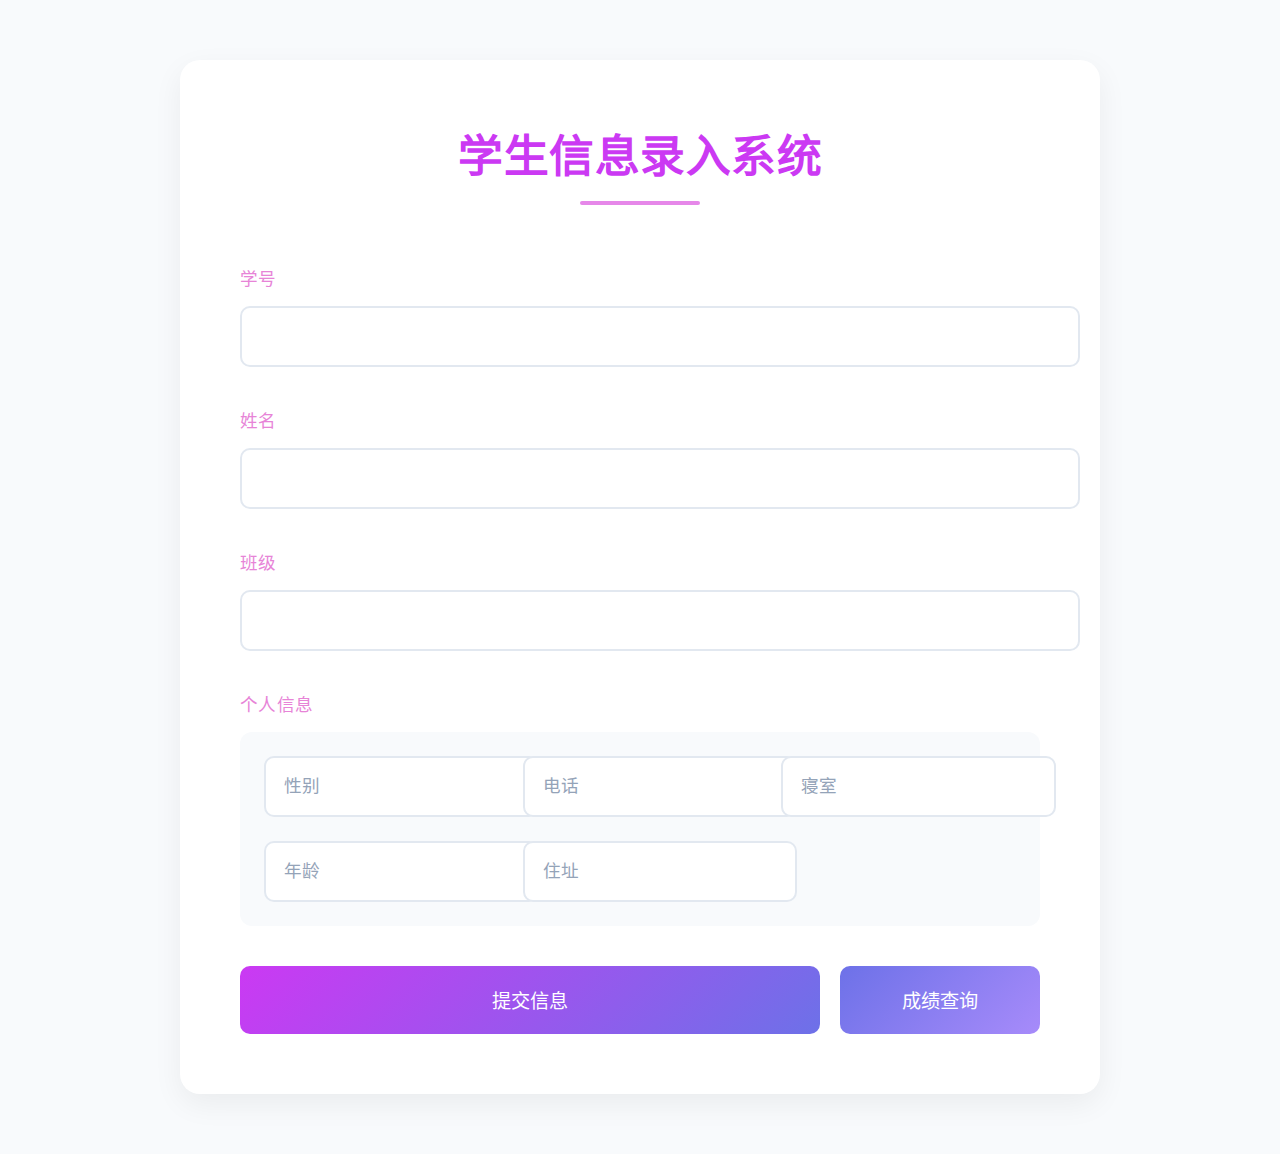
<file: templates/index.html>
<!DOCTYPE html>
<html lang="zh-CN">
<head>
    <meta charset="UTF-8">
    <title>学生信息管理系统</title>
    <style>
        :root {
            --primary: #cb39f3;
            --secondary: #6d71e8;
            --accent: #e687e9;
            --text: #e784d7;
        }

        body {
            font-family: 'Segoe UI', '微软雅黑', sans-serif;
            background: #f8fafc;
            margin: 0;
            min-height: 100vh;
            padding: 60px 20px;
        }

        .container {
            max-width: 800px;
            margin: 0 auto;
            background: white;
            padding: 60px;
            border-radius: 20px;
            box-shadow: 0 10px 30px rgba(0, 0, 0, 0.06);
        }

        h1 {
            color: var(--primary);
            text-align: center;
            margin: 0 0 60px;
            font-size: 2.8rem;
            font-weight: 600;
            letter-spacing: 0.5px;
            position: relative;
            padding-bottom: 20px;
        }

        h1::after {
            content: '';
            position: absolute;
            bottom: 0;
            left: 50%;
            transform: translateX(-50%);
            width: 120px;
            height: 4px;
            background: var(--accent);
            border-radius: 2px;
        }

        .form-group {
            margin-bottom: 40px;
        }

        label {
            display: block;
            margin-bottom: 16px;
            color: var(--text);
            font-weight: 500;
            font-size: 1.1rem;
            letter-spacing: 0.3px;
        }

        input[type="text"],
        input[type="number"] {
            width: 100%;
            padding: 18px;
            border: 2px solid #e2e8f0;
            border-radius: 10px;
            font-size: 1.1rem;
            transition: all 0.3s ease;
            background: white;
        }

        input::placeholder {
            color: #94a3b8;
        }

        input:focus {
            border-color: var(--secondary);
            box-shadow: 0 6px 20px rgba(42, 92, 141, 0.08);
        }

        .personal-info {
            display: grid;
            grid-template-columns: repeat(auto-fit, minmax(220px, 1fr));
            gap: 24px;
            padding: 24px;
            background: #f8fafc;
            border-radius: 12px;
        }

        .button-group {
            display: flex;
            gap: 20px;
            margin-top: 40px;
            flex-wrap: wrap;
        }

        button {
            padding: 20px;
            background: linear-gradient(135deg, var(--primary) 0%, var(--secondary) 100%);
            color: white;
            border: none;
            border-radius: 10px;
            font-size: 1.2rem;
            font-weight: 500;
            cursor: pointer;
            transition: all 0.3s ease;
            flex: 1;
            min-width: 200px;
        }

        button:hover {
            opacity: 0.95;
            transform: translateY(-2px);
            box-shadow: 0 10px 25px rgba(42, 92, 141, 0.15);
        }

        button#submit-info {
            background: linear-gradient(135deg, var(--primary) 0%, var(--secondary) 100%);
        }

        button#query-scores {
            background: linear-gradient(135deg, #6d71e8 0%, #a78bfa 100%);
        }

        .flash-message {
            background: rgba(106, 176, 76, 0.95);
            color: white;
            padding: 20px 30px;
            border-radius: 10px;
            margin-bottom: 40px;
            font-size: 1.1rem;
            position: relative;
            padding-left: 60px;
        }

        .flash-message::before {
            content: '✓';
            position: absolute;
            left: 30px;
            top: 50%;
            transform: translateY(-50%);
            font-size: 1.6rem;
        }

        @media (max-width: 768px) {
            .container {
                padding: 40px 30px;
                margin: 20px;
            }

            h1 {
                font-size: 2.2rem;
                margin-bottom: 50px;
            }

            input[type="text"],
            input[type="number"] {
                padding: 16px;
                font-size: 1rem;
            }

            .personal-info {
                gap: 16px;
                padding: 16px;
            }

            button {
                padding: 18px;
                margin-top: 30px;
            }
        }
    </style>
</head>
<body>
    <div class="container">
        <h1>学生信息录入系统</h1>
        <form id="student_score" method="POST">
            <div class="form-group">
                <label for="student_id">学号</label>
                <input type="number" id="student_id" name="student_id" required>
            </div>

            <div class="form-group">
                <label for="name">姓名</label>
                <input type="text" id="name" name="name" required>
            </div>

            <div class="form-group">
                <label for="student_class">班级</label>
                <input type="text" id="student_class" name="student_class" required>
            </div>

            <div class="form-group">
                <label>个人信息</label>
                <div class="personal-info">
                    <input type="text" name="gender" placeholder="性别" required>
                    <input type="number" name="phone" placeholder="电话" required>
                    <input type="number" name="bedroom" placeholder="寝室" required>
                    <input type="number" name="age" placeholder="年龄" required>
                    <input type="text" name="address" placeholder="住址" required>
                </div>
            </div>

            <div class="button-group">
                <button type="submit" id="submit-info">提交信息</button>
                <a href="{{ url_for('sele') }}">
                <button type="button" id="query-scores">成绩查询</button>
                </a>
            </div>
        </form>
    </div>
</body>
</html>
</file>
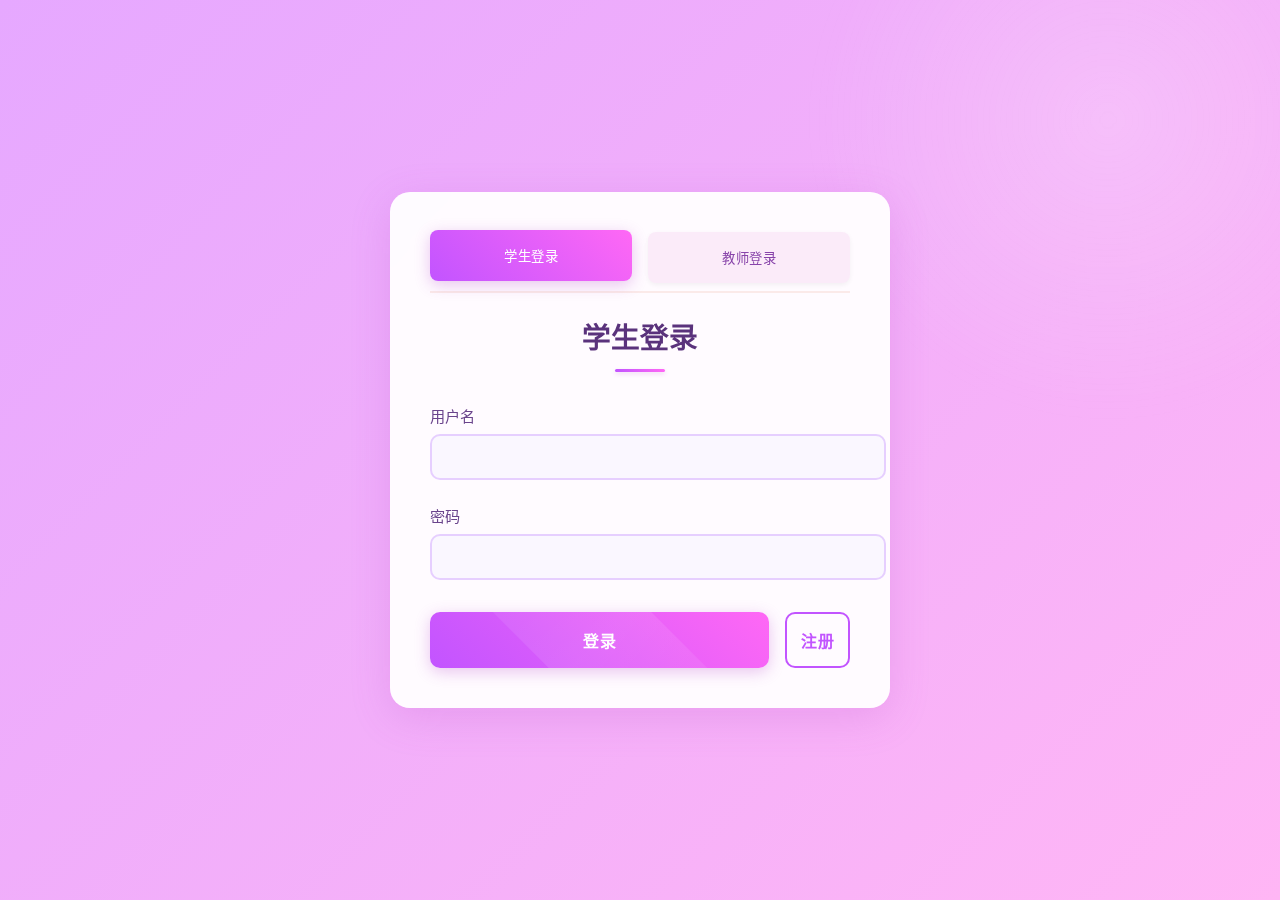
<file: templates/login.html>
<!DOCTYPE html>
<html lang="zh-CN">
<head>
    <meta charset="UTF-8">
    <meta name="viewport" content="width=device-width, initial-scale=1.0">
    <title>智慧教育平台</title>
    <style>
        body {
            margin: 0;
            background: linear-gradient(135deg, #e6a8ff 0%, #ffb6f5 100%);
            font-family: 'Helvetica Neue', sans-serif;
            display: flex;
            justify-content: center;
            align-items: center;
            min-height: 100vh;
            position: relative;
            overflow: hidden;
        }

        body::before {
            content: '';
            position: absolute;
            width: 600px;
            height: 600px;
            background: radial-gradient(circle, rgba(255,255,255,0.2) 0%, rgba(255,255,255,0) 70%);
            border-radius: 50%;
            top: -20%;
            right: -10%;
            z-index: 0;
            filter: blur(10px);
        }

        .container {
            background: rgba(255, 255, 255, 0.95);
            padding: 2.5rem;
            border-radius: 20px;
            box-shadow: 0 10px 40px rgba(180, 70, 200, 0.2);
            width: 420px;
            position: relative;
            z-index: 1;
            transform: translateY(0);
            transition: transform 0.3s ease;
            backdrop-filter: blur(8px);
        }

        .container:hover {
            transform: translateY(-5px);
            box-shadow: 0 15px 45px rgba(180, 70, 200, 0.25);
        }

        .role-switch {
            display: flex;
            margin-bottom: 2rem;
            gap: 1rem;
            position: relative;
        }

        .role-switch::after {
            content: '';
            position: absolute;
            bottom: -10px;
            left: 0;
            right: 0;
            height: 2px;
            background: rgba(216, 91, 37, 0.1);
        }

        .role-switch button {
            flex: 1;
            padding: 1rem;
            border: none;
            background: rgba(220, 100, 200, 0.1);
            cursor: pointer;
            border-radius: 8px;
            transition: all 0.3s ease;
            font-weight: 500;
            color: #8844aa;
            letter-spacing: 0.5px;
            box-shadow: 0 2px 5px rgba(0,0,0,0.05);
        }

        .role-switch button.active {
            background: linear-gradient(45deg, #c254ff, #ff68f5);
            color: white;
            box-shadow: 0 4px 15px rgba(180, 70, 200, 0.3);
            transform: translateY(-2px);
        }

        .login-form {
            display: none;
            opacity: 0;
            transform: translateY(10px);
            transition: all 0.4s ease;
        }

        .login-form.active {
            display: block;
            opacity: 1;
            transform: translateY(0);
        }

        h2 {
            text-align: center;
            color: #5a327c;
            margin: 0 0 2rem;
            font-size: 1.8rem;
            font-weight: 600;
            position: relative;
            padding-bottom: 1rem;
        }

        h2::after {
            content: '';
            position: absolute;
            bottom: 0;
            left: 50%;
            transform: translateX(-50%);
            width: 50px;
            height: 3px;
            background: linear-gradient(90deg, #c254ff, #ff68f5);
            border-radius: 2px;
            box-shadow: 0 2px 4px rgba(180, 70, 200, 0.2);
        }

        .input-group {
            margin-bottom: 1.5rem;
        }

        .input-group label {
            display: block;
            margin-bottom: 8px;
            color: #6a448c;
            font-size: 0.95rem;
            font-weight: 500;
        }

        .input-group input {
            width: 100%;
            padding: 12px 16px;
            border: 2px solid #e6cfff;
            border-radius: 10px;
            font-size: 16px;
            transition: all 0.3s ease;
            background: #faf7ff;
            color: #5a327c;
        }

        .input-group input:focus {
            outline: none;
            border-color: #c254ff;
            background: white;
            box-shadow: 0 4px 12px rgba(180, 70, 200, 0.1);
        }

        .button-group {
            display: flex;
            gap: 1rem;
            margin-top: 2rem;
        }

        .button-group button {
            flex: 1;
            padding: 14px;
            border: none;
            border-radius: 10px;
            cursor: pointer;
            font-size: 1rem;
            font-weight: 600;
            transition: all 0.3s ease;
            letter-spacing: 0.5px;
            position: relative;
            overflow: hidden;
        }

        .button-group button[type="submit"] {
            background: linear-gradient(45deg, #c254ff, #ff68f5);
            color: white;
            box-shadow: 0 4px 15px rgba(180, 70, 200, 0.3);
        }

        .button-group button[type="submit"]::after {
            content: '';
            position: absolute;
            top: -50%;
            left: -50%;
            width: 200%;
            height: 200%;
            background: linear-gradient(to right, rgba(255,255,255,0) 0%, rgba(255,255,255,0.1) 50%, rgba(255,255,255,0) 100%);
            transform: rotate(45deg);
            transition: all 0.6s;
        }

        .button-group button[type="submit"]:hover::after {
            left: 150%;
            top: 150%;
        }

        .button-group button[type="submit"]:hover {
            box-shadow: 0 6px 20px rgba(180, 70, 200, 0.4);
            transform: translateY(-2px);
        }

        .button-group button[type="button"] {
            background: transparent;
            border: 2px solid #c254ff;
            color: #c254ff;
        }

        .button-group button[type="button"]:hover {
            background: rgba(194, 84, 255, 0.05);
            transform: translateY(-2px);
        }

        .flash-message {
            display: none;
            padding: 12px;
            margin: 1.5rem 0;
            text-align: center;
            border-radius: 8px;
            font-weight: 500;
            letter-spacing: 0.3px;
            animation: slideIn 0.3s ease-out;
            border-width: 2px;
            border-style: solid;
        }

        @keyframes slideIn {
            from { transform: translateY(-10px); opacity: 0; }
            to { transform: translateY(0); opacity: 1; }
        }

        .flash-success {
            background: rgba(200, 255, 210, 0.2);
            color: #7a286a;
            border-color: #c254ff;
        }

        .flash-error {
            background: rgba(255, 200, 220, 0.2);
            color: #7a286a;
            border-color: #ff68f5;
        }

        @media (max-width: 480px) {
            .container {
                width: 90%;
                padding: 1.5rem;
            }
        }
    </style>
</head>
<body>
    <div class="container">
        <div class="role-switch">
            <button class="active">学生登录</button>
            <button>教师登录</button>
        </div>

        <form class="login-form active" method="POST">
            <h2>学生登录</h2>
            <div class="input-group">
                <label for="username">用户名</label>
                <input type="text" id="username" name="username" required>
            </div>
            <div class="input-group">
                <label for="password">密码</label>
                <input type="password" id="password" name="password" required>
            </div>
            <div class="button-group">
                <button type="submit">登录</button>
                <a href="{{ url_for('register') }}">
                    <button type="button">注册</button>
                </a>
            </div>
        </form>
    </div>
</body>
</html>
</file>
